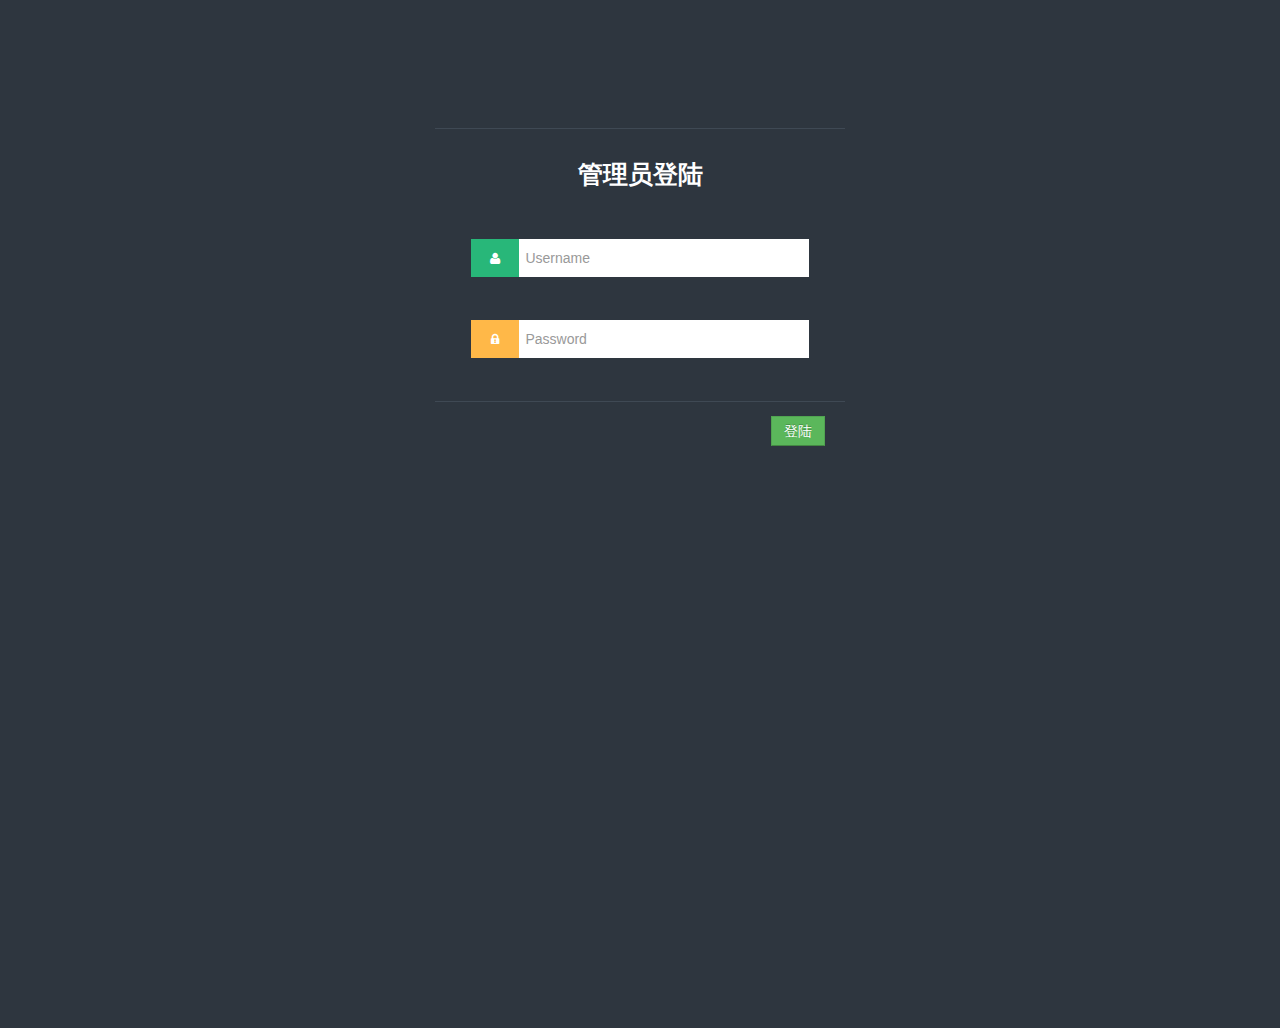
<file: index.html>
<!DOCTYPE html>
<html lang="en">
    
<head>
        <title>管理员登陆</title><meta charset="UTF-8" />
        <meta name="viewport" content="width=device-width, initial-scale=1.0" />
		<link rel="stylesheet" href="css/bootstrap.min.css" />
		<link rel="stylesheet" href="css/bootstrap-responsive.min.css" />
        <link rel="stylesheet" href="css/matrix-login.css" />
        <link href="font-awesome/css/font-awesome.css" rel="stylesheet" />
		<link href='http://fonts.googleapis.com/css?family=Open+Sans:400,700,800' rel='stylesheet' type='text/css'>

    </head>
    <body>
        <div id="loginbox">            
            <form id="loginform" class="form-vertical" action="login.php" method="post">
				 <div class="control-group normal_text"> <h3>管理员登陆</h3></div>
                <div class="control-group">
                    <div class="controls">
                        <div class="main_input_box">
                            <span class="add-on bg_lg"><i class="icon-user"></i></span><input type="text" name="name" placeholder="Username" />
                        </div>
                    </div>
                </div>
                <div class="control-group">
                    <div class="controls">
                        <div class="main_input_box">
                            <span class="add-on bg_ly"><i class="icon-lock"></i></span><input type="password" name="password" placeholder="Password" />
                        </div>
                    </div>
                </div>
                <div class="form-actions">
                    <span class="pull-right"><button type="submit" class="btn btn-success">登陆</button></span>
                </div>
            </form>
        </div>
        
        <script src="js/jquery.min.js"></script>  
        <script src="js/matrix.login.js"></script> 
    </body>

</html>
</file>
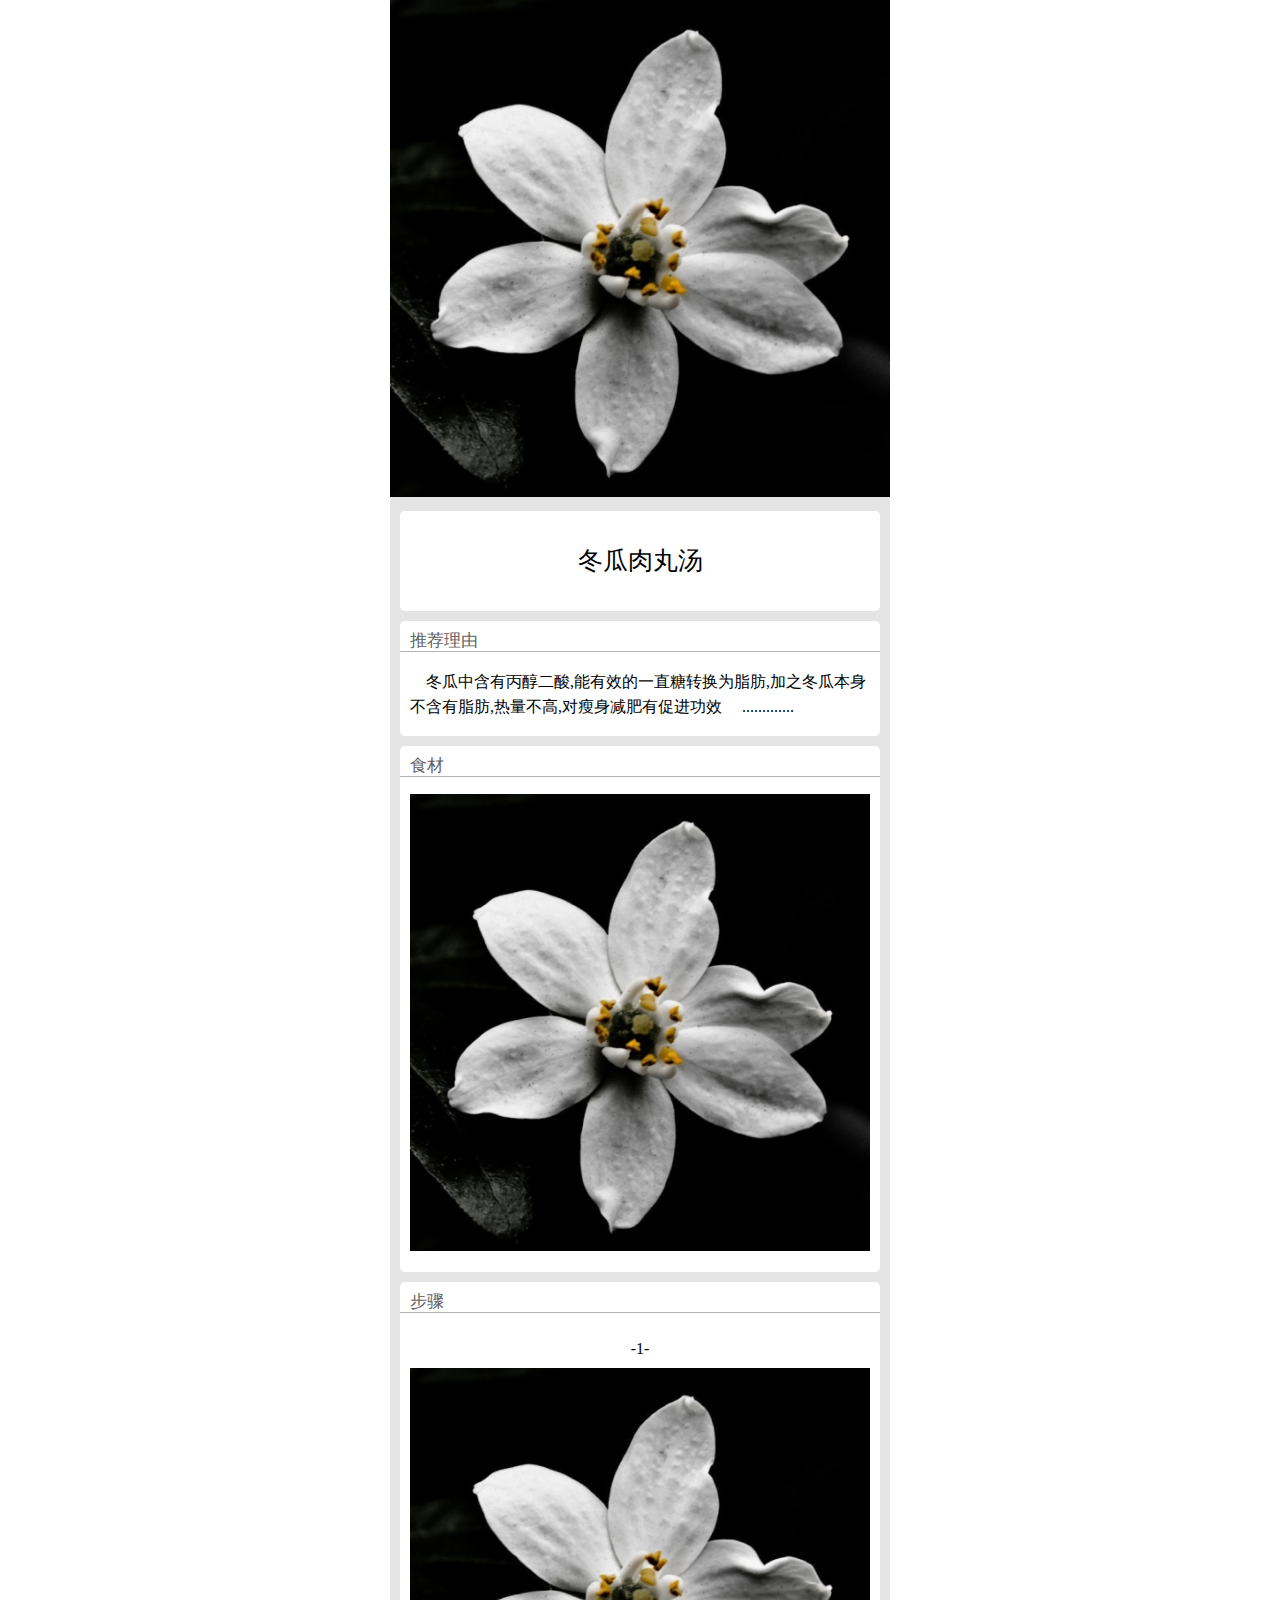
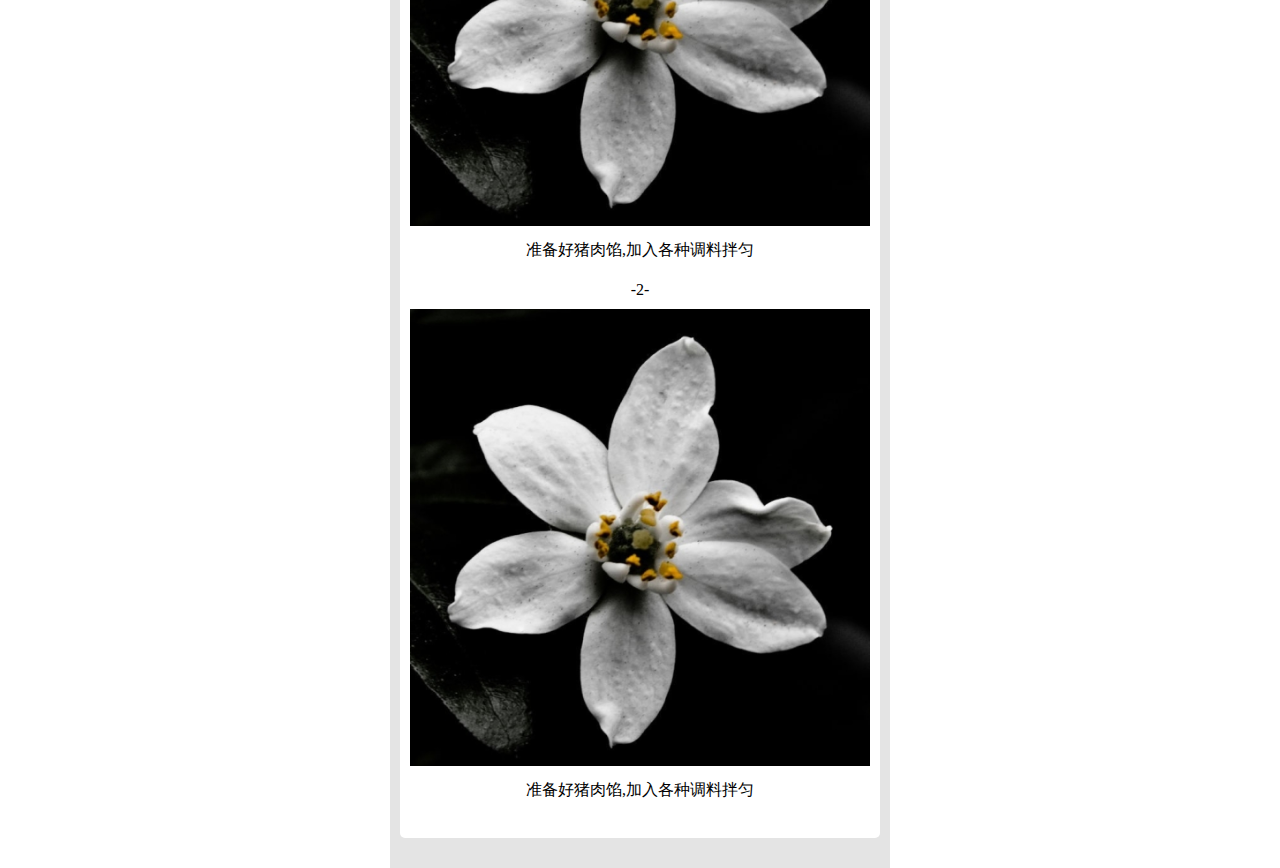
<file: menu.html>
<!DOCTYPE html>
<html lang="zh">
<head>
    <meta name="view-port" content="width-device-width,initial-scale=1, maximum-scale=1">
    <meta charset="UTF-8">
    <title>菜单</title>
    <link rel="stylesheet" href="css/menu.css">
</head>
<body>
    <div class="span12 container">
        <div class="span12 top_image">
            <img src="images/yuanyuan.png">
        </div>
        <div class="common_box top_name">
            <p>
                冬瓜肉丸汤
            </p>
        </div>
        <div class="feature common_box">
            <div class="feature_top common_top">
                <span>推荐理由</span>
            </div>
            <div class="feature_content common_content">
                <p>
                    &nbsp;&nbsp;&nbsp;&nbsp;冬瓜中含有丙醇二酸,能有效的一直糖转换为脂肪,加之冬瓜本身不含有脂肪,热量不高,对瘦身减肥有促进功效
                    &nbsp;&nbsp;&nbsp;&nbsp;.............
                </p>
            </div>
        </div>
        <div class="meterial common_box">
            <div class="meterial_top common_top">
                <span>食材</span>
            </div>
            <div class="meterial_content common_content">
                <img src="images/yuanyuan.png">
            </div>
        </div>
        <div class="step common_box">
            <div class="common_top">
                <span>步骤</span>
            </div>
            <div class="step_content common_content">
                <div class="step_list">
                    <p>-1-</p>
                    <img src="images/yuanyuan.png">
                    <p>准备好猪肉馅,加入各种调料拌匀</p>
                </div>
                <div class="step_list">
                    <p>-2-</p>
                    <img src="images/yuanyuan.png">
                    <p>准备好猪肉馅,加入各种调料拌匀</p>
                </div>
            </div>
        </div>
    </div>
</body>
</html>
</file>
<file: css/menu.css>
*{
    margin:0px;
    padding:0px;
}
.container{
    width:100%;
    height:auto;
    max-width: 500px;
    margin:0 auto;
    padding-bottom: 20px;
    background-color: rgba(128, 128, 128, 0.21);
}
img{
    width:100%;
}
.common_box{
    border-radius: 5px;
    margin:2%;
    width:96%;
    background-color: white;
}
.common_top{
    height:30px;
    line-height: 40px;
    font-size: 17px;
    border-bottom: 1px solid rgba(128, 128, 128, 0.59);
}
.common_content{
    padding:17px 10px;
}
.top_name{
    height:100px;
    font-size: 25px;
    line-height: 100px;
    text-align: center;
}
.common_top span{
    position: relative;
    left:10px;
    color:#5f5f5f;
}
.feature_content p{
    line-height: 25px;
}
.step_list{
    text-align:center;
    margin-bottom:20px;
}
.step_list:first-child{
}
.step_list p{
    margin:10px 0 ;
}
</file>
<file: css/matrix-login.css>
html, body {    width: 100%;    height: 100%;}
/*Bootstrap-overlay*/

body {
 overflow-x: hidden;
 margin-top: -10px;  font-family: 'Open Sans', sans-serif; font-size:12px; color:#666;
}
a{color:#666;}
a:hover, a:focus {
 text-decoration: none; color:#28b779;
}
.dropdown-menu .divider{ margin:4px 0px;}
.dropdown-menu{ min-width:180px;}
.dropdown-menu > li > a{ padding:3px 10px; color:#666; font-size:12px;}
.dropdown-menu > li > a i{ padding-right:3px;}
.userphoto img{ width:19px; height:19px;}
select, textarea, input[type="text"], input[type="password"], input[type="datetime"], input[type="datetime-local"], input[type="date"], input[type="month"], input[type="time"], input[type="week"], input[type="number"], input[type="email"], input[type="url"], input[type="search"], input[type="tel"], input[type="color"], .uneditable-input, .label, .dropdown-menu, .btn, .well, .progress, .table-bordered, .btn-group > .btn:first-child, .btn-group > .btn:last-child, .btn-group > .btn:last-child, .btn-group > .dropdown-toggle, .alert{ border-radius:0px;}
.btn, textarea, input[type="text"], input[type="password"], input[type="datetime"], input[type="datetime-local"], input[type="date"], input[type="month"], input[type="time"], input[type="week"], input[type="number"], input[type="email"], input[type="url"], input[type="search"], input[type="tel"], input[type="color"], .uneditable-input{ box-shadow:none;}
.progress, .progress-success .bar, .progress .bar-success, .progress-warning .bar, .progress .bar-warning, .progress-danger .bar, .progress .bar-danger, .progress-info .bar, .progress .bar-info, .btn, .btn-primary{background-image:none;}
.accordion-heading h5{ width:70%; }
.form-horizontal .form-actions{ padding-left:20px; }
#footer{ padding:10px; text-align:center;}
hr{ border-top-color:#dadada;}
.carousel{ margin-bottom:0px;}
.fl { float:left}
.fr {float:right}
.label-important, .badge-important{ background:#f74d4d;}

/*Metro Background color class*/
.bg_lb{ background:#27a9e3;}
.bg_db{ background:#2295c9;}
.bg_lg{ background:#28b779;}
.bg_dg{ background:#28b779;}
.bg_ly{ background:#ffb848;}
.bg_dy{ background:#da9628;}
.bg_ls{ background:#2255a4;}
.bg_lo{ background:#da542e;}
.bg_lr{ background:#f74d4d;}
.bg_lv{ background:#603bbc;}
.bg_lh{ background:#b6b3b3;}

body { background-color:#2E363F;    padding: 0;    margin-top:10%;}
#logo, #loginbox {    width: 32%;    margin-left: auto;    margin-right: auto;    position: relative;}
#logo img {  margin: 0 auto;    display: block;}
#loginbox { overflow: hidden !important;    text-align: left;    position: relative; }
#loginbox form{ width:100%; background:#2E363F; position:relative; top:0; left:0; }
#loginbox .form-actions { padding: 14px 20px 15px;}
#loginbox .form-actions .pull-left { margin-top:0px;}
#loginbox form#loginform { z-index: 200; display:block;}
#loginbox form#recoverform { z-index: 100;     display:none;}
#loginbox form#recoverform .form-actions {    margin-top: 10px;}
#loginbox .main_input_box { margin:0 auto; text-align:center; font-size:13px;}
#loginbox .main_input_box .add-on{  padding:9px 9px; *line-height:31px; color:#fff;  width:30px; display:inline-block;}
#loginbox .main_input_box input{ height:30px; border:0px; display:inline-block; width:75%; line-height:28px;  margin-bottom:3px;}
#loginbox .controls{ padding:0 20px;}
#loginbox .control-group{ padding:20px 0; margin-bottom:0px;}
.form-vertical, .form-actions {  margin-bottom: 0; background:none; border-top:1px solid #3f4954; }
#loginbox .normal_text{ padding:15px 10px; text-align:center; font-size:14px; line-height:20px; background:#2E363F; color:#fff; }
@media (max-width:800px){
#logo { width: 60%; }
#loginbox{ width:80%}
}
@media (max-width: 480px){
#logo { width: 40%; }
#loginbox{ width:90%}
#loginbox .control-group{ padding:8px 0; margin-bottom:0px;}
}
</file>
